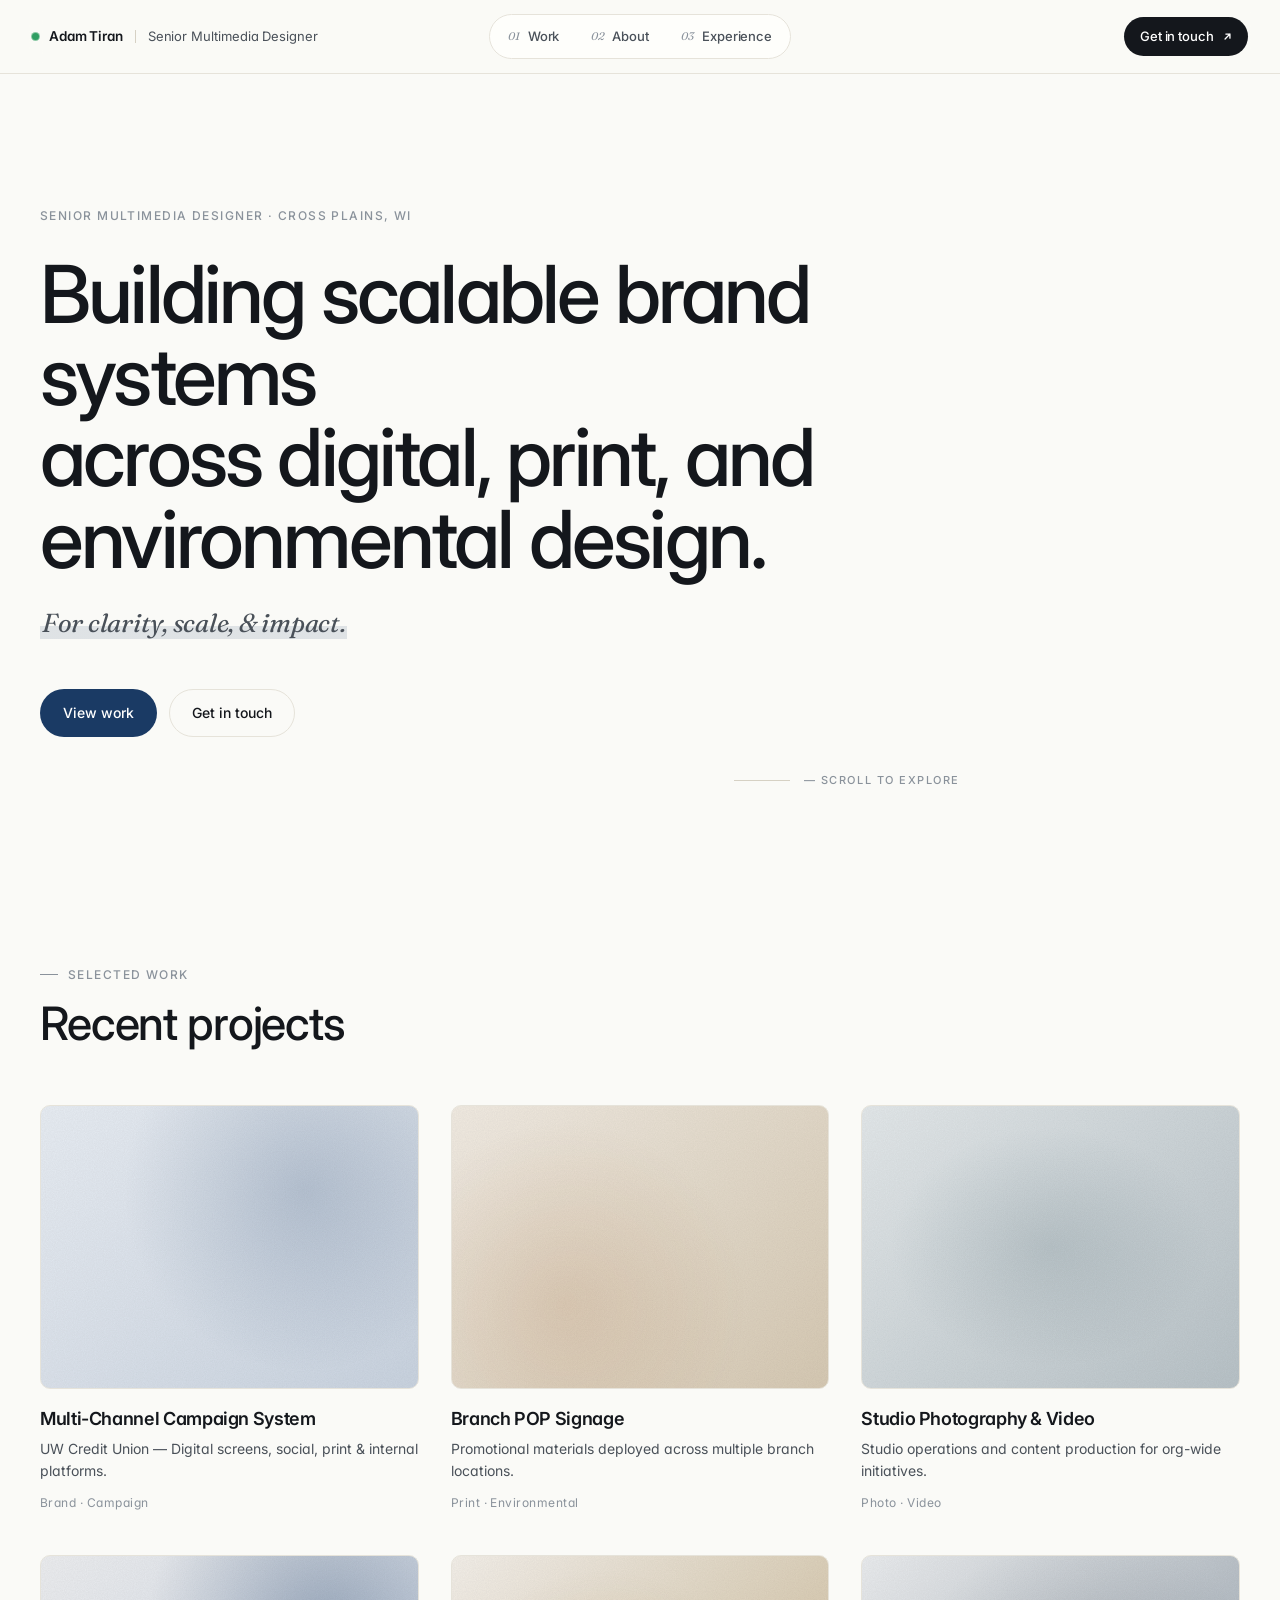
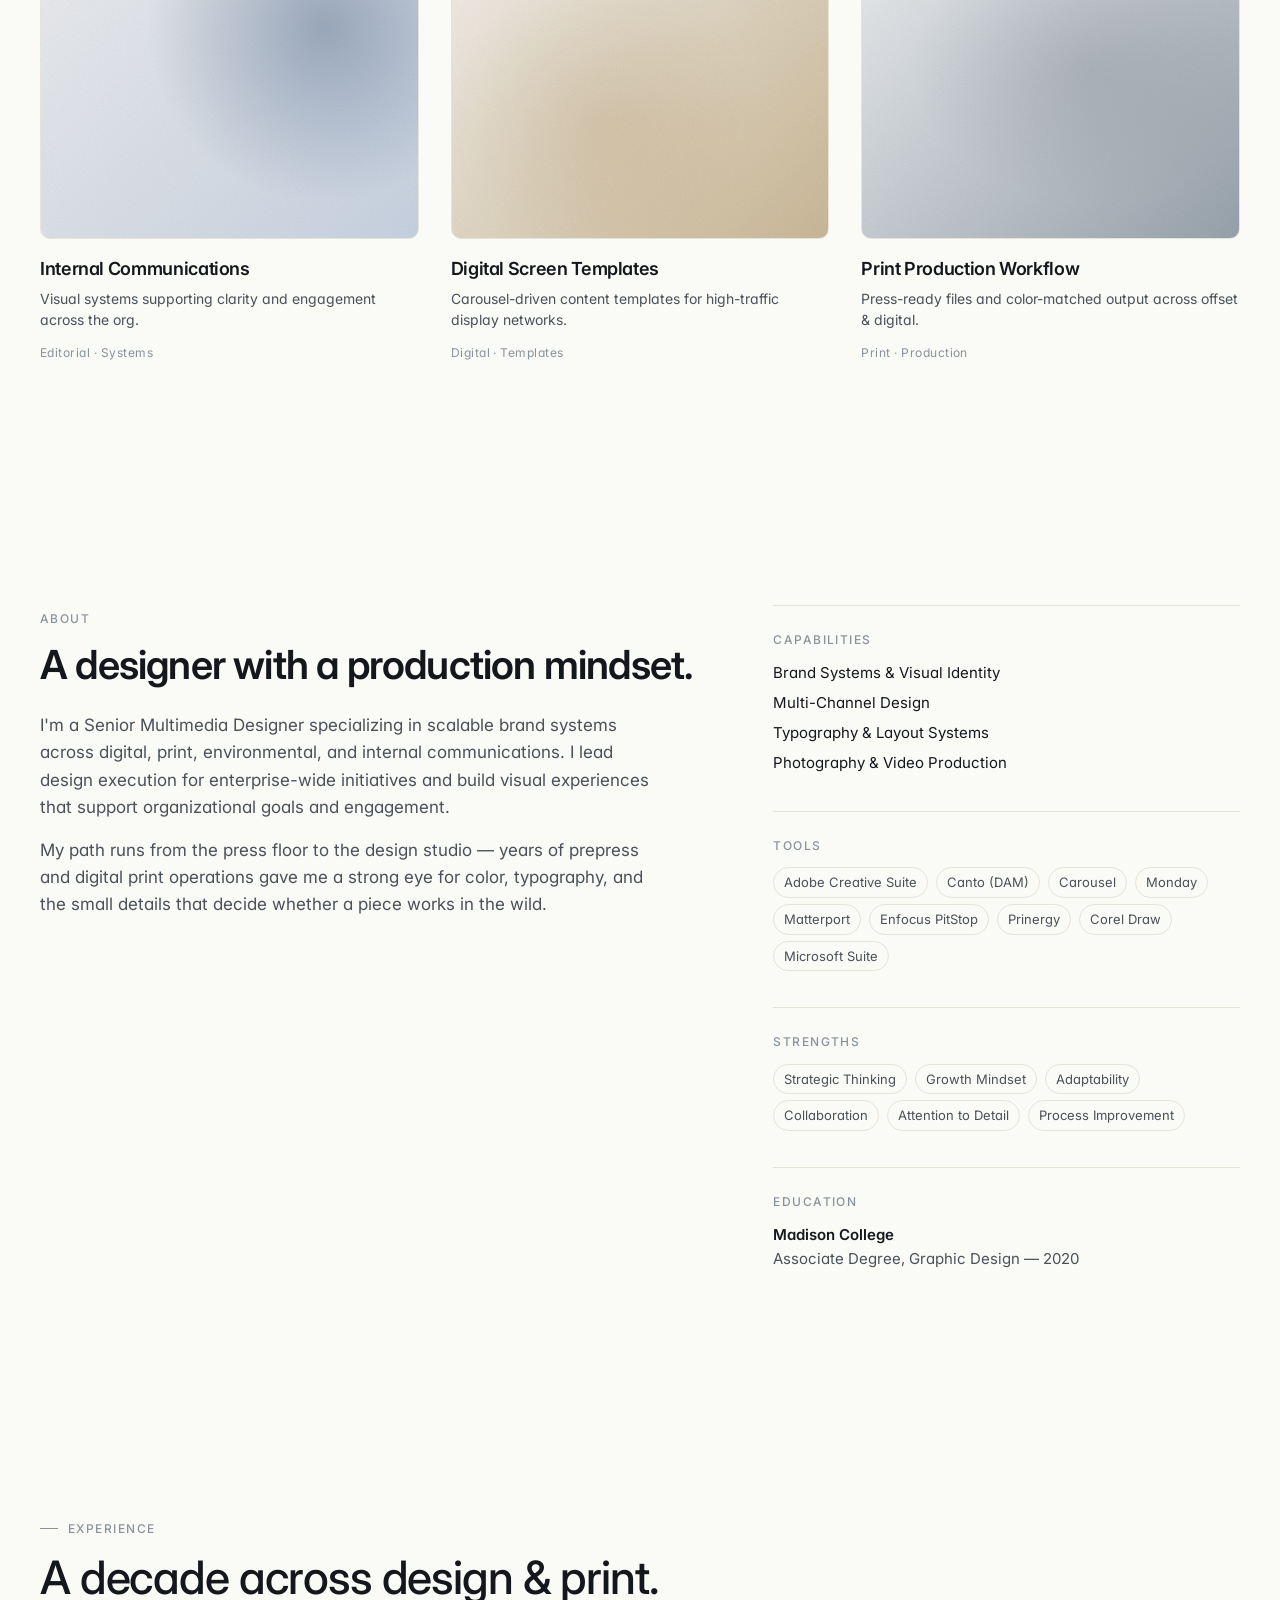
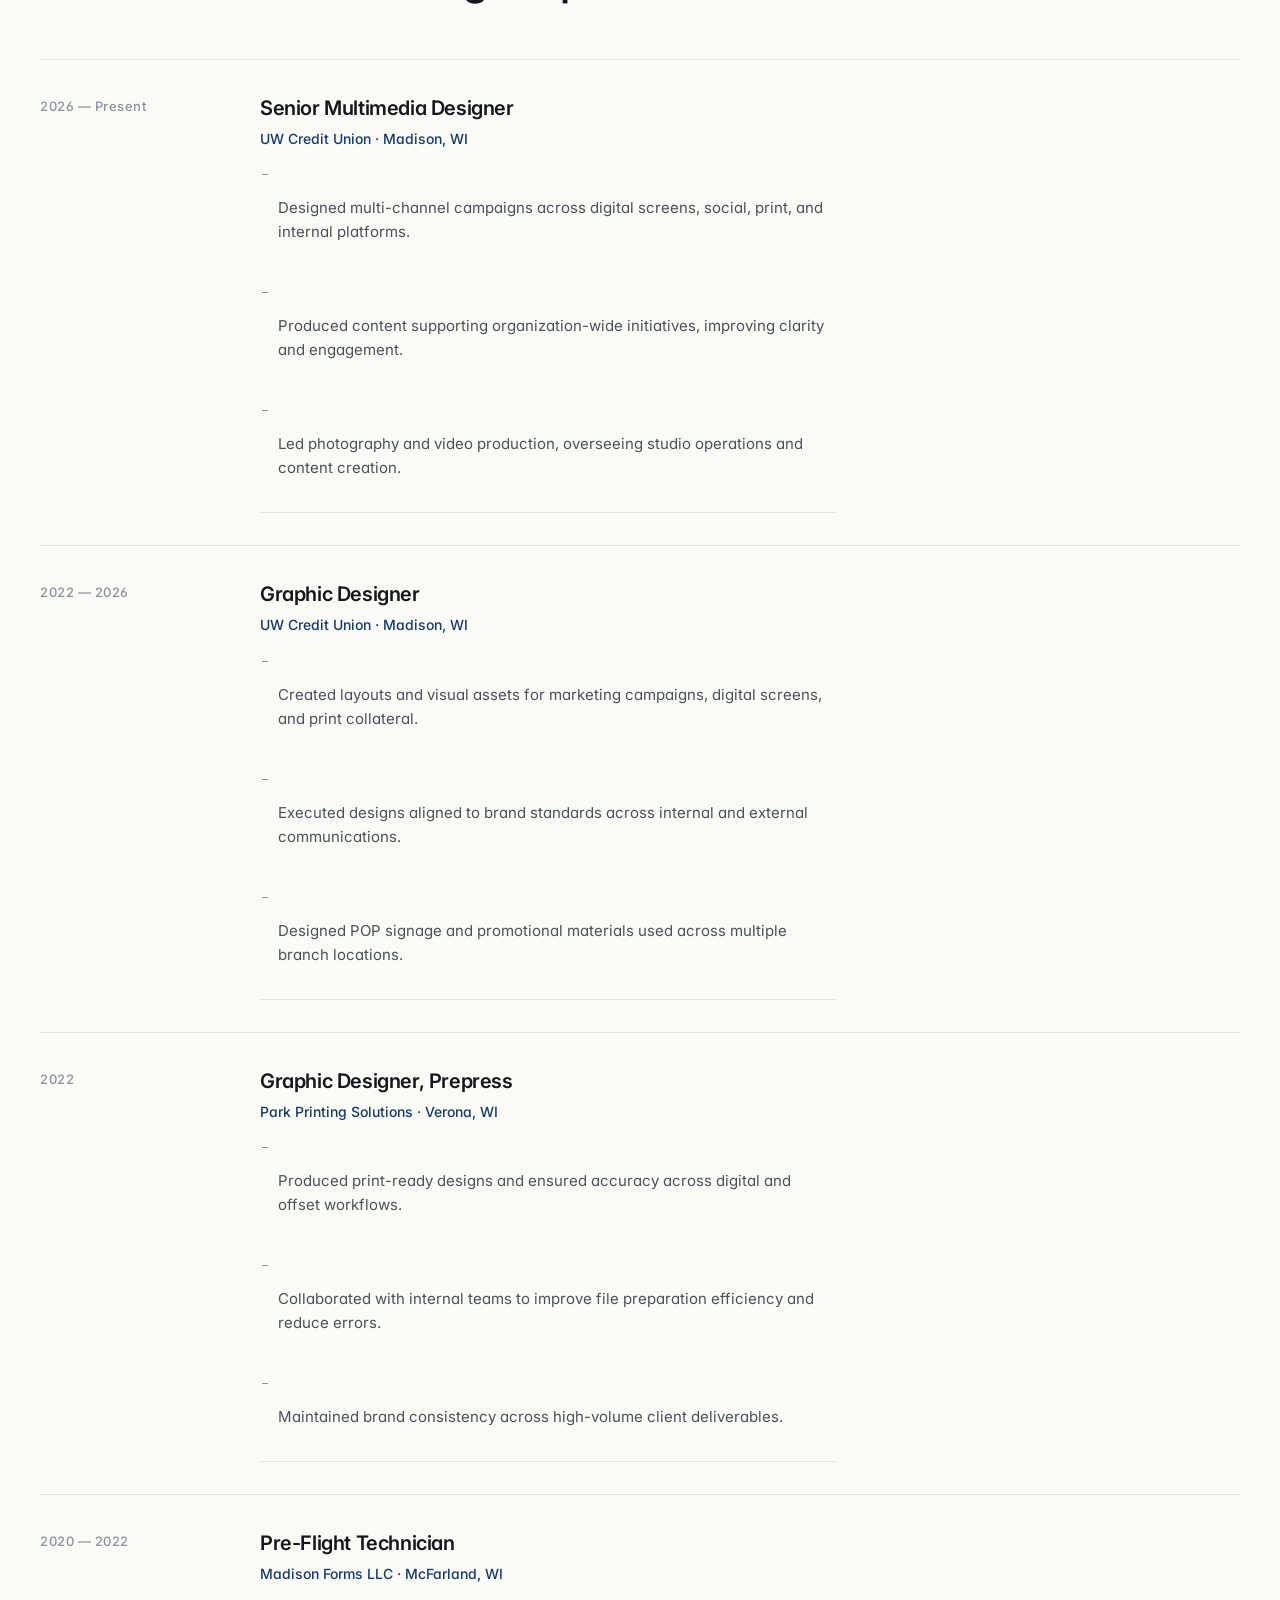
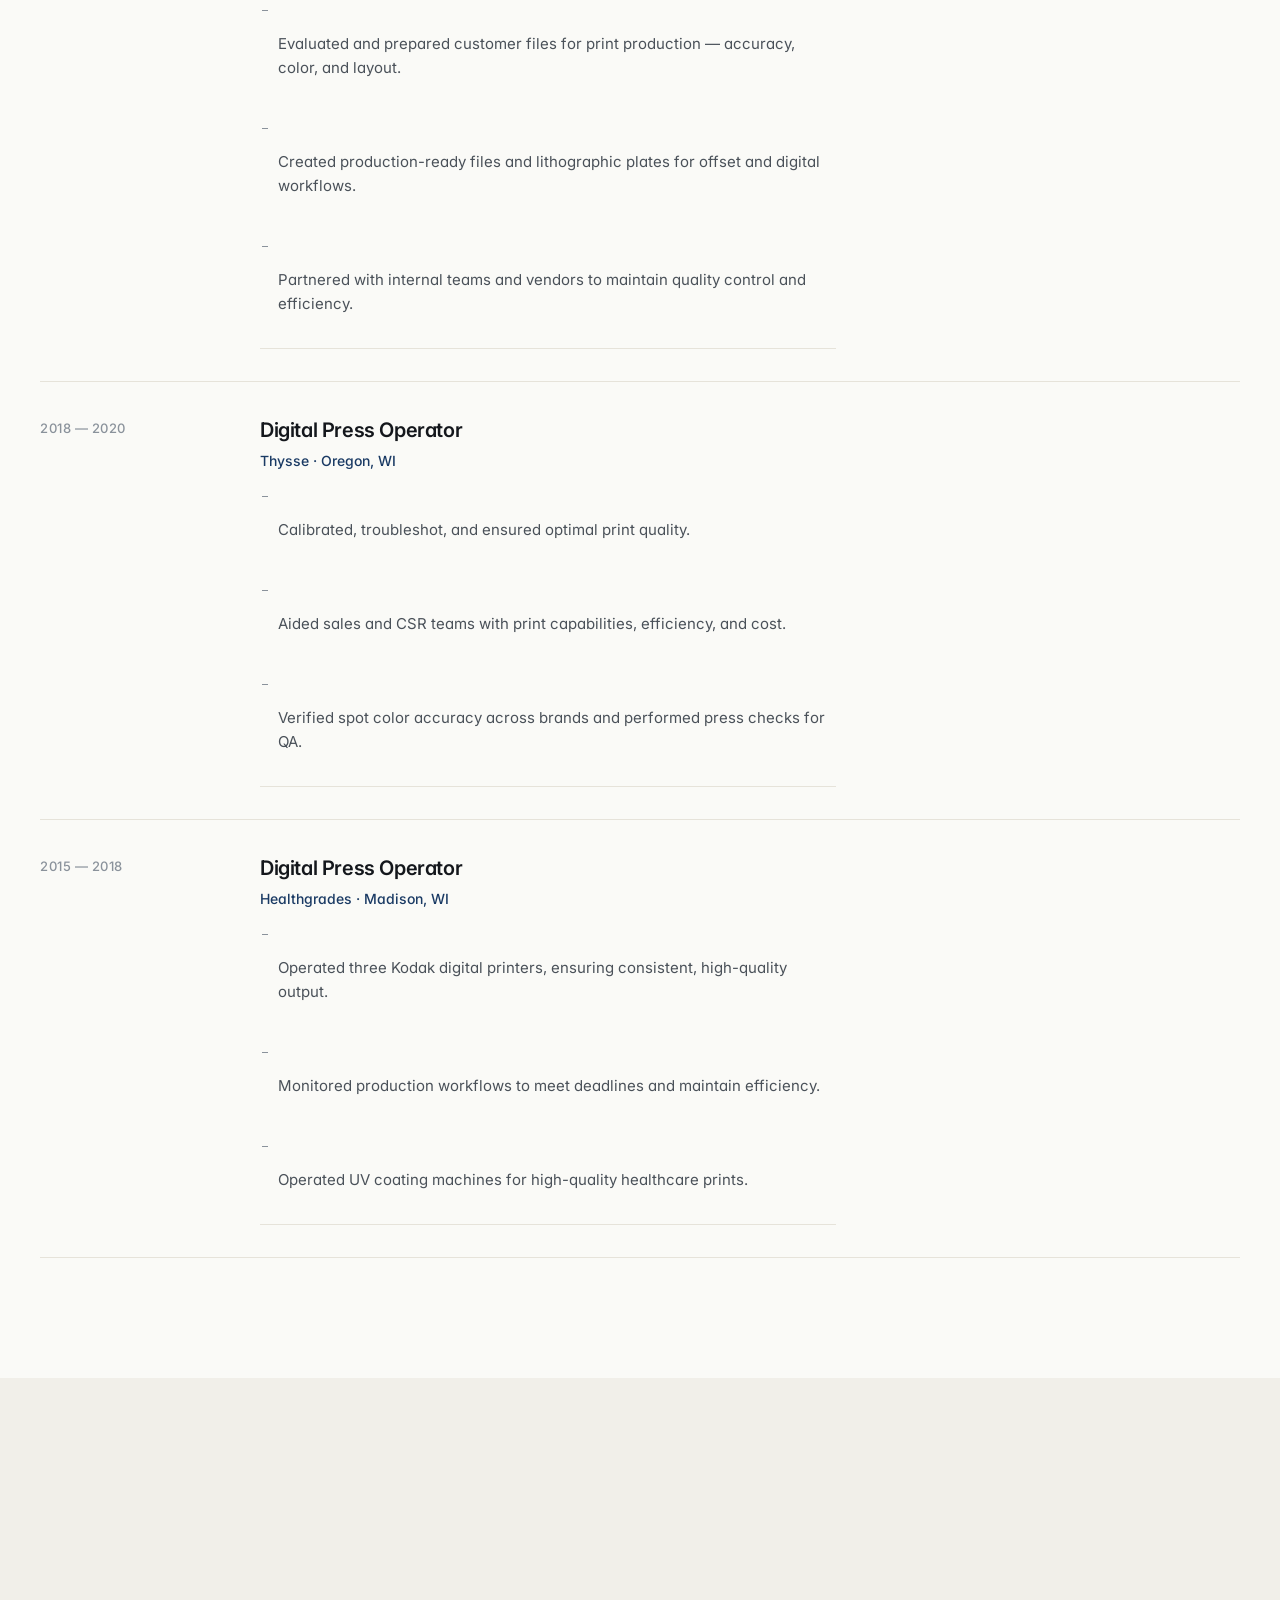
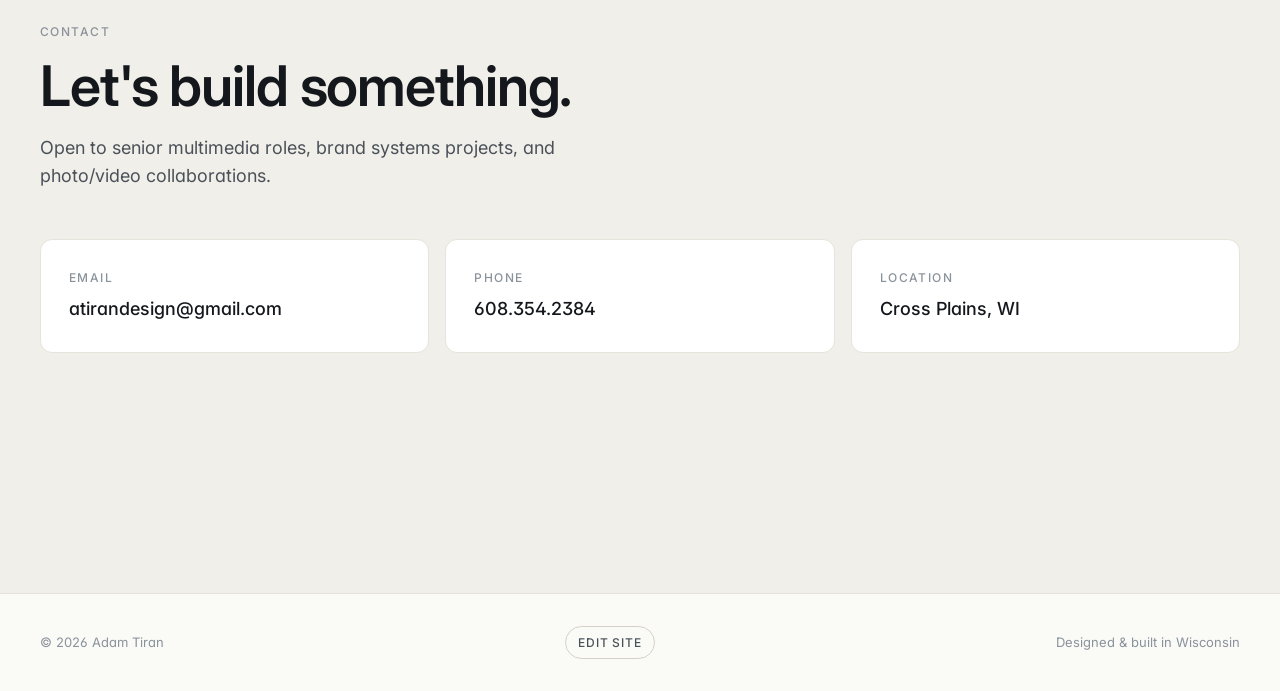
<file: index.html>
<!doctype html>
<html lang="en">
<head>
<meta charset="utf-8" />
<meta name="viewport" content="width=device-width,initial-scale=1" />
<title>Adam Tiran — Senior Multimedia Designer</title>
<link rel="preconnect" href="https://fonts.googleapis.com">
<link rel="preconnect" href="https://fonts.gstatic.com" crossorigin>
<link href="https://fonts.googleapis.com/css2?family=Inter:wght@300;400;500;600;700&family=Fraunces:ital,wght@0,400;0,500;1,400;1,500&display=swap" rel="stylesheet">
<link rel="stylesheet" href="styles.css" />
<script src="https://identity.netlify.com/v1/netlify-identity-widget.js"></script>
</head>
<body>

  <header class="nav">
    <a class="brand" href="#top" aria-label="Adam Tiran — home">
      <span class="brand-pulse" aria-hidden="true"></span>
      <span class="brand-name">Adam Tiran</span>
      <span class="brand-divider" aria-hidden="true"></span>
      <span class="brand-role">Senior Multimedia Designer</span>
    </a>
    <nav class="nav-links">
      <a href="#work"><span class="num">01</span><span>Work</span></a>
      <a href="#about"><span class="num">02</span><span>About</span></a>
      <a href="#experience"><span class="num">03</span><span>Experience</span></a>
    </nav>
    <a href="#contact" class="nav-cta">
      <span>Get in touch</span>
      <svg viewBox="0 0 16 16" width="13" height="13" fill="none" stroke="currentColor" stroke-width="1.6" aria-hidden="true">
        <path d="M5 11L11 5M6 5h5v5" stroke-linecap="round" stroke-linejoin="round"/>
      </svg>
    </a>
  </header>

  <main id="top">

    <section class="hero">
      <p class="eyebrow" data-bind="hero.eyebrow"></p>
      <h1>
        <span data-bind="hero.heading_line_1"></span><br>
        <span data-bind="hero.heading_line_2"></span><br>
        <span data-bind="hero.heading_line_3"></span>
      </h1>
      <p class="hero-flourish"><em>For clarity, scale, &amp; impact.</em></p>
      <div class="hero-actions">
        <a class="btn btn-primary" data-bind="hero.primary_cta_label" data-bind-href="hero.primary_cta_href"></a>
        <a class="btn btn-ghost" data-bind="hero.secondary_cta_label" data-bind-href="hero.secondary_cta_href"></a>
      </div>
      <div class="hero-meta" aria-hidden="true">
        <span class="meta-line"></span>
        <span class="meta-text">— scroll to explore</span>
      </div>
    </section>

    <section id="work" class="work">
      <div class="section-head">
        <span class="eyebrow" data-bind="work.eyebrow"></span>
        <h2 data-bind="work.heading"></h2>
      </div>
      <div class="grid" data-render="projects"></div>
    </section>

    <section id="about" class="about">
      <div class="about-grid">
        <div class="about-copy">
          <span class="eyebrow" data-bind="about.eyebrow"></span>
          <h2 data-bind="about.heading"></h2>
          <div data-render="about-paragraphs"></div>
        </div>

        <aside class="about-side">
          <div class="side-block">
            <span class="eyebrow">Capabilities</span>
            <ul data-render="capabilities"></ul>
          </div>
          <div class="side-block">
            <span class="eyebrow">Tools</span>
            <ul class="inline" data-render="tools"></ul>
          </div>
          <div class="side-block">
            <span class="eyebrow">Strengths</span>
            <ul class="inline" data-render="strengths"></ul>
          </div>
          <div class="side-block">
            <span class="eyebrow">Education</span>
            <p class="edu">
              <strong data-bind="about.education_school"></strong><br>
              <span data-bind="about.education_detail"></span>
            </p>
          </div>
        </aside>
      </div>
    </section>

    <section id="experience" class="experience">
      <div class="section-head">
        <span class="eyebrow" data-bind="experience.eyebrow"></span>
        <h2 data-bind="experience.heading"></h2>
      </div>
      <ol class="timeline" data-render="experience"></ol>
    </section>

  </main>

  <section id="contact" class="contact">
    <div class="contact-inner">
      <span class="eyebrow" data-bind="contact.eyebrow"></span>
      <h2 data-bind="contact.heading"></h2>
      <p class="lead" data-bind="contact.lead"></p>
      <div class="contact-grid" data-render="contact"></div>
    </div>
  </section>

  <footer>
    <span data-bind="footer.left"></span>
    <a href="#" id="cms-login" class="cms-login">Edit site</a>
    <span data-bind="footer.right"></span>
  </footer>

  <script src="script.js"></script>
</body>
</html>
</file>
<file: styles.css>
/* ---------- base ---------- */
:root {
  --bg: #fafaf7;
  --bg-alt: #f1efe9;
  --ink: #14171c;
  --ink-soft: #4a5159;
  --ink-dim: #8a929b;
  --line: #e6e3da;
  --line-strong: #d6d1c4;
  --accent: #1a3a64;       /* navy, echoing resume */
  --accent-soft: #eef2f7;
  --available: #2f9e62;
  --max: 1440px;
  --serif: 'Fraunces', 'Times New Roman', serif;
}

* { box-sizing: border-box; }
html, body { margin: 0; padding: 0; }
html { scroll-behavior: smooth; }

body {
  background: var(--bg);
  color: var(--ink);
  font-family: 'Inter', -apple-system, BlinkMacSystemFont, 'Segoe UI', sans-serif;
  font-weight: 400;
  font-size: 16px;
  line-height: 1.6;
  font-feature-settings: "ss01", "cv11", "cv02";
  -webkit-font-smoothing: antialiased;
  text-rendering: optimizeLegibility;
}

a { color: inherit; text-decoration: none; }
img { max-width: 100%; display: block; }

.eyebrow {
  display: inline-block;
  font-size: 12px;
  font-weight: 500;
  letter-spacing: .12em;
  text-transform: uppercase;
  color: var(--ink-dim);
}

h1, h2, h3 {
  font-weight: 600;
  letter-spacing: -.02em;
  margin: 0;
  color: var(--ink);
}

/* ---------- nav ---------- */
.nav {
  position: sticky;
  top: 0;
  z-index: 30;
  display: grid;
  grid-template-columns: 1fr auto 1fr;
  align-items: center;
  gap: 24px;
  padding: 14px 32px;
  background: rgba(250, 250, 247, 0.78);
  backdrop-filter: saturate(180%) blur(20px);
  -webkit-backdrop-filter: saturate(180%) blur(20px);
  border-bottom: 1px solid var(--line);
}

.brand {
  display: inline-flex;
  align-items: center;
  gap: 10px;
  font-size: 13.5px;
  letter-spacing: -.005em;
  color: var(--ink);
  text-decoration: none;
}
.brand-pulse {
  position: relative;
  width: 7px; height: 7px;
  border-radius: 50%;
  background: var(--available);
  flex: 0 0 7px;
}
.brand-pulse::before {
  content: "";
  position: absolute;
  inset: -1px;
  border-radius: 50%;
  background: var(--available);
  opacity: .55;
  animation: pulse 2.4s cubic-bezier(.4,0,.2,1) infinite;
}
@keyframes pulse {
  0%   { transform: scale(1);   opacity: .55; }
  70%  { transform: scale(2.6); opacity: 0; }
  100% { transform: scale(2.6); opacity: 0; }
}
.brand-name {
  font-weight: 600;
  letter-spacing: -.01em;
}
.brand-divider {
  width: 1px;
  height: 13px;
  background: var(--line-strong);
  margin: 0 2px;
}
.brand-role {
  color: var(--ink-soft);
  font-weight: 400;
  font-size: 13px;
}

.nav-links {
  display: flex;
  align-items: center;
  gap: 4px;
  justify-self: center;
  padding: 4px;
  background: rgba(255, 255, 255, .55);
  border: 1px solid var(--line);
  border-radius: 999px;
}
.nav-links a {
  position: relative;
  display: inline-flex;
  align-items: center;
  gap: 8px;
  padding: 7px 14px;
  font-size: 13px;
  font-weight: 500;
  color: var(--ink-soft);
  letter-spacing: -.005em;
  border-radius: 999px;
  transition: color .2s, background .2s;
}
.nav-links a:hover {
  color: var(--ink);
  background: rgba(0,0,0,.04);
}
.nav-links .num {
  font-family: 'Fraunces', serif;
  font-style: italic;
  font-weight: 400;
  font-size: 11px;
  color: var(--ink-dim);
  font-feature-settings: "tnum";
}

.nav-cta {
  justify-self: end;
  display: inline-flex;
  align-items: center;
  gap: 7px;
  padding: 9px 14px 9px 16px;
  border-radius: 999px;
  background: var(--ink);
  color: #fff;
  font-size: 13px;
  font-weight: 500;
  letter-spacing: -.005em;
  transition: background .2s ease, transform .2s ease;
}
.nav-cta:hover {
  background: var(--accent);
  transform: translateY(-1px);
}
.nav-cta svg { transition: transform .2s ease; }
.nav-cta:hover svg { transform: translate(2px, -2px); }

/* ---------- layout ---------- */
main { max-width: var(--max); margin: 0 auto; padding: 0 40px; }
section { padding: 120px 0; }

.section-head { margin-bottom: 56px; max-width: 720px; }
.section-head .eyebrow {
  display: inline-flex;
  align-items: center;
  gap: 10px;
  margin-bottom: 14px;
}
.section-head .eyebrow::before {
  content: "";
  display: inline-block;
  width: 18px;
  height: 1px;
  background: var(--ink-dim);
}
.section-head h2 {
  font-size: clamp(32px, 4vw, 46px);
  line-height: 1.1;
  letter-spacing: -.025em;
  font-weight: 500;
}

/* ---------- hero ---------- */
.hero {
  padding: 120px 0 100px;
  max-width: 920px;
  position: relative;
}
.hero .eyebrow { margin-bottom: 28px; }
.hero h1 {
  font-size: clamp(44px, 6.6vw, 80px);
  font-weight: 500;
  line-height: 1.02;
  letter-spacing: -.035em;
  margin: 0 0 24px;
}
.hero-flourish {
  font-family: var(--serif);
  font-style: italic;
  font-weight: 400;
  font-size: clamp(20px, 2.4vw, 26px);
  color: var(--ink-soft);
  margin: 0 0 44px;
  letter-spacing: -.01em;
}
.hero-flourish em {
  background: linear-gradient(180deg, transparent 60%, rgba(26, 58, 100, .12) 60%);
  padding: 0 2px;
}
.hero-actions { display: flex; gap: 12px; flex-wrap: wrap; }
.hero-meta {
  position: absolute;
  bottom: 48px;
  right: 0;
  display: flex;
  align-items: center;
  gap: 14px;
  font-size: 11px;
  font-weight: 500;
  letter-spacing: .14em;
  text-transform: uppercase;
  color: var(--ink-dim);
}
.hero-meta .meta-line {
  display: block;
  width: 56px;
  height: 1px;
  background: var(--line-strong);
}
@media (max-width: 820px) {
  .hero-meta { display: none; }
}

.btn {
  display: inline-flex;
  align-items: center;
  gap: 8px;
  padding: 12px 22px;
  border-radius: 999px;
  font-size: 14px;
  font-weight: 500;
  border: 1px solid transparent;
  transition: all .2s ease;
  cursor: pointer;
}
.btn-primary {
  background: var(--accent);
  color: #fff;
}
.btn-primary:hover { background: #122a4a; }
.btn-ghost {
  border-color: var(--line);
  color: var(--ink);
  background: transparent;
}
.btn-ghost:hover { border-color: var(--ink); }

/* ---------- work grid ---------- */
.grid {
  display: grid;
  grid-template-columns: repeat(auto-fill, minmax(320px, 1fr));
  gap: 40px 32px;
}
.project { display: flex; flex-direction: column; gap: 16px; }
.thumb {
  position: relative;
  aspect-ratio: 4/3;
  border-radius: 10px;
  background: var(--bg-alt);
  overflow: hidden;
  transition: transform .5s cubic-bezier(.2,.8,.2,1), box-shadow .5s ease;
  border: 1px solid var(--line);
}
.thumb::after {
  content: "";
  position: absolute;
  inset: 0;
  background-image: url("data:image/svg+xml;utf8,<svg xmlns='http://www.w3.org/2000/svg' width='240' height='240'><filter id='n'><feTurbulence type='fractalNoise' baseFrequency='0.9' numOctaves='2' stitchTiles='stitch'/><feColorMatrix values='0 0 0 0 0  0 0 0 0 0  0 0 0 0 0  0 0 0 0.05 0'/></filter><rect width='100%' height='100%' filter='url(%23n)'/></svg>");
  mix-blend-mode: multiply;
  pointer-events: none;
}
.project:hover .thumb {
  transform: translateY(-4px);
  box-shadow: 0 14px 32px -16px rgba(20, 23, 28, .18);
}

/* restrained placeholder visuals — soft sweeps + a single shape */
.thumb-1 { background:
  radial-gradient(circle at 70% 30%, rgba(26,58,100,.18), transparent 55%),
  linear-gradient(135deg, #e8edf3 0%, #c9d3e0 100%); }
.thumb-2 { background:
  radial-gradient(circle at 30% 70%, rgba(160,90,30,.14), transparent 55%),
  linear-gradient(135deg, #f1ebe2 0%, #d6c9b3 100%); }
.thumb-3 { background:
  radial-gradient(ellipse at 50% 50%, rgba(50,80,90,.14), transparent 60%),
  linear-gradient(135deg, #e3e8ea 0%, #b8c2c7 100%); }
.thumb-4 { background:
  radial-gradient(circle at 75% 25%, rgba(26,58,100,.32), transparent 50%),
  linear-gradient(135deg, #ecedef 0%, #c8d3e2 100%); }
.thumb-5 { background:
  radial-gradient(circle at 40% 60%, rgba(160,120,60,.16), transparent 55%),
  linear-gradient(135deg, #f3efe9 0%, #cbb997 100%); }
.thumb-6 { background:
  radial-gradient(ellipse at 60% 40%, rgba(70,80,90,.16), transparent 55%),
  linear-gradient(135deg, #eaecee 0%, #98a3ad 100%); }

.project .meta h3 {
  font-size: 18px;
  font-weight: 600;
  margin: 0 0 4px;
}
.project .meta p {
  font-size: 14px;
  color: var(--ink-soft);
  margin: 0 0 8px;
  line-height: 1.55;
}
.project .tag {
  font-size: 12px;
  color: var(--ink-dim);
  letter-spacing: .04em;
}

/* ---------- about ---------- */
.about-grid {
  display: grid;
  grid-template-columns: 1.4fr 1fr;
  gap: 80px;
  align-items: start;
}
.about-copy h2 {
  font-size: clamp(28px, 3.4vw, 40px);
  line-height: 1.15;
  margin: 12px 0 24px;
}
.about-copy p {
  color: var(--ink-soft);
  font-size: 17px;
  margin: 0 0 16px;
  max-width: 56ch;
}

.about-side { display: flex; flex-direction: column; gap: 36px; }
.side-block { border-top: 1px solid var(--line); padding-top: 20px; }
.side-block .eyebrow { margin-bottom: 12px; }
.side-block ul {
  list-style: none;
  padding: 0;
  margin: 0;
  display: flex;
  flex-direction: column;
  gap: 6px;
  font-size: 15px;
  color: var(--ink);
}
.side-block ul.inline {
  flex-direction: row;
  flex-wrap: wrap;
  gap: 6px 8px;
}
.side-block ul.inline li {
  font-size: 13px;
  padding: 4px 10px;
  border: 1px solid var(--line);
  border-radius: 999px;
  color: var(--ink-soft);
}
.side-block .edu {
  font-size: 15px;
  color: var(--ink-soft);
  margin: 0;
}
.side-block .edu strong { color: var(--ink); font-weight: 600; }

/* ---------- experience timeline ---------- */
.timeline {
  list-style: none;
  padding: 0;
  margin: 0;
  display: flex;
  flex-direction: column;
}
.timeline li {
  display: grid;
  grid-template-columns: 180px 1fr;
  gap: 40px;
  padding: 32px 0;
  border-top: 1px solid var(--line);
}
.timeline li:last-child { border-bottom: 1px solid var(--line); }
.timeline .years {
  font-size: 13px;
  font-weight: 500;
  letter-spacing: .04em;
  color: var(--ink-dim);
  padding-top: 4px;
}
.timeline h3 {
  font-size: 20px;
  font-weight: 600;
  margin: 0 0 4px;
}
.timeline .company {
  font-size: 14px;
  color: var(--accent);
  margin: 0 0 14px;
  font-weight: 500;
}
.timeline ul {
  list-style: none;
  padding: 0;
  margin: 0;
  display: flex;
  flex-direction: column;
  gap: 6px;
  font-size: 15px;
  color: var(--ink-soft);
  max-width: 64ch;
}
.timeline ul li {
  position: relative;
  padding-left: 18px;
  display: block;
  border: none;
}
.timeline ul li::before {
  content: "";
  position: absolute;
  left: 2px;
  top: 10px;
  width: 6px;
  height: 1px;
  background: var(--ink-dim);
}

/* ---------- contact ---------- */
.contact {
  background: var(--bg-alt);
}
.contact-inner {
  max-width: var(--max);
  margin: 0 auto;
  padding: 120px 40px;
}
.contact-inner h2 {
  font-size: clamp(36px, 5vw, 56px);
  line-height: 1.1;
  margin: 12px 0 16px;
}
.contact-inner .lead {
  color: var(--ink-soft);
  font-size: 18px;
  max-width: 48ch;
  margin: 0 0 48px;
}
.contact-grid {
  display: grid;
  grid-template-columns: repeat(3, 1fr);
  gap: 16px;
}
.contact-card {
  display: flex;
  flex-direction: column;
  gap: 8px;
  padding: 28px;
  background: #fff;
  border: 1px solid var(--line);
  border-radius: 12px;
  transition: border-color .2s, transform .2s;
}
a.contact-card:hover {
  border-color: var(--accent);
  transform: translateY(-2px);
}
.contact-card p {
  margin: 0;
  font-size: 18px;
  font-weight: 500;
  color: var(--ink);
}

/* ---------- footer ---------- */
footer {
  max-width: var(--max);
  margin: 0 auto;
  padding: 32px 40px;
  display: flex;
  justify-content: space-between;
  align-items: center;
  gap: 16px;
  font-size: 13px;
  color: var(--ink-dim);
  border-top: 1px solid var(--line);
}
.cms-login {
  font-size: 12px;
  font-weight: 500;
  letter-spacing: .08em;
  text-transform: uppercase;
  color: var(--ink-soft);
  padding: 6px 12px;
  border: 1px solid var(--line-strong);
  border-radius: 999px;
  transition: color .2s ease, border-color .2s ease, background .2s ease;
}
.cms-login:hover {
  color: #fff;
  background: var(--accent);
  border-color: var(--accent);
}

/* ---------- responsive ---------- */
@media (max-width: 820px) {
  .nav {
    grid-template-columns: 1fr auto;
    padding: 12px 20px;
    gap: 12px;
  }
  .nav-links { display: none; }
  .brand-divider, .brand-role { display: none; }
  .brand-name { font-size: 14px; }
  .nav-cta { padding: 8px 12px 8px 14px; font-size: 12.5px; }
  main { padding: 0 24px; }
  section { padding: 80px 0; }
  .hero { padding: 60px 0 60px; }
  .hero h1 { font-size: clamp(38px, 9vw, 56px); }
  .about-grid { grid-template-columns: 1fr; gap: 48px; }
  .timeline li { grid-template-columns: 1fr; gap: 8px; }
  .timeline .years { padding-top: 0; }
  .contact-inner { padding: 80px 24px; }
  .contact-grid { grid-template-columns: 1fr; }
  footer { flex-direction: column; gap: 6px; padding: 24px; text-align: center; }
}
</file>
